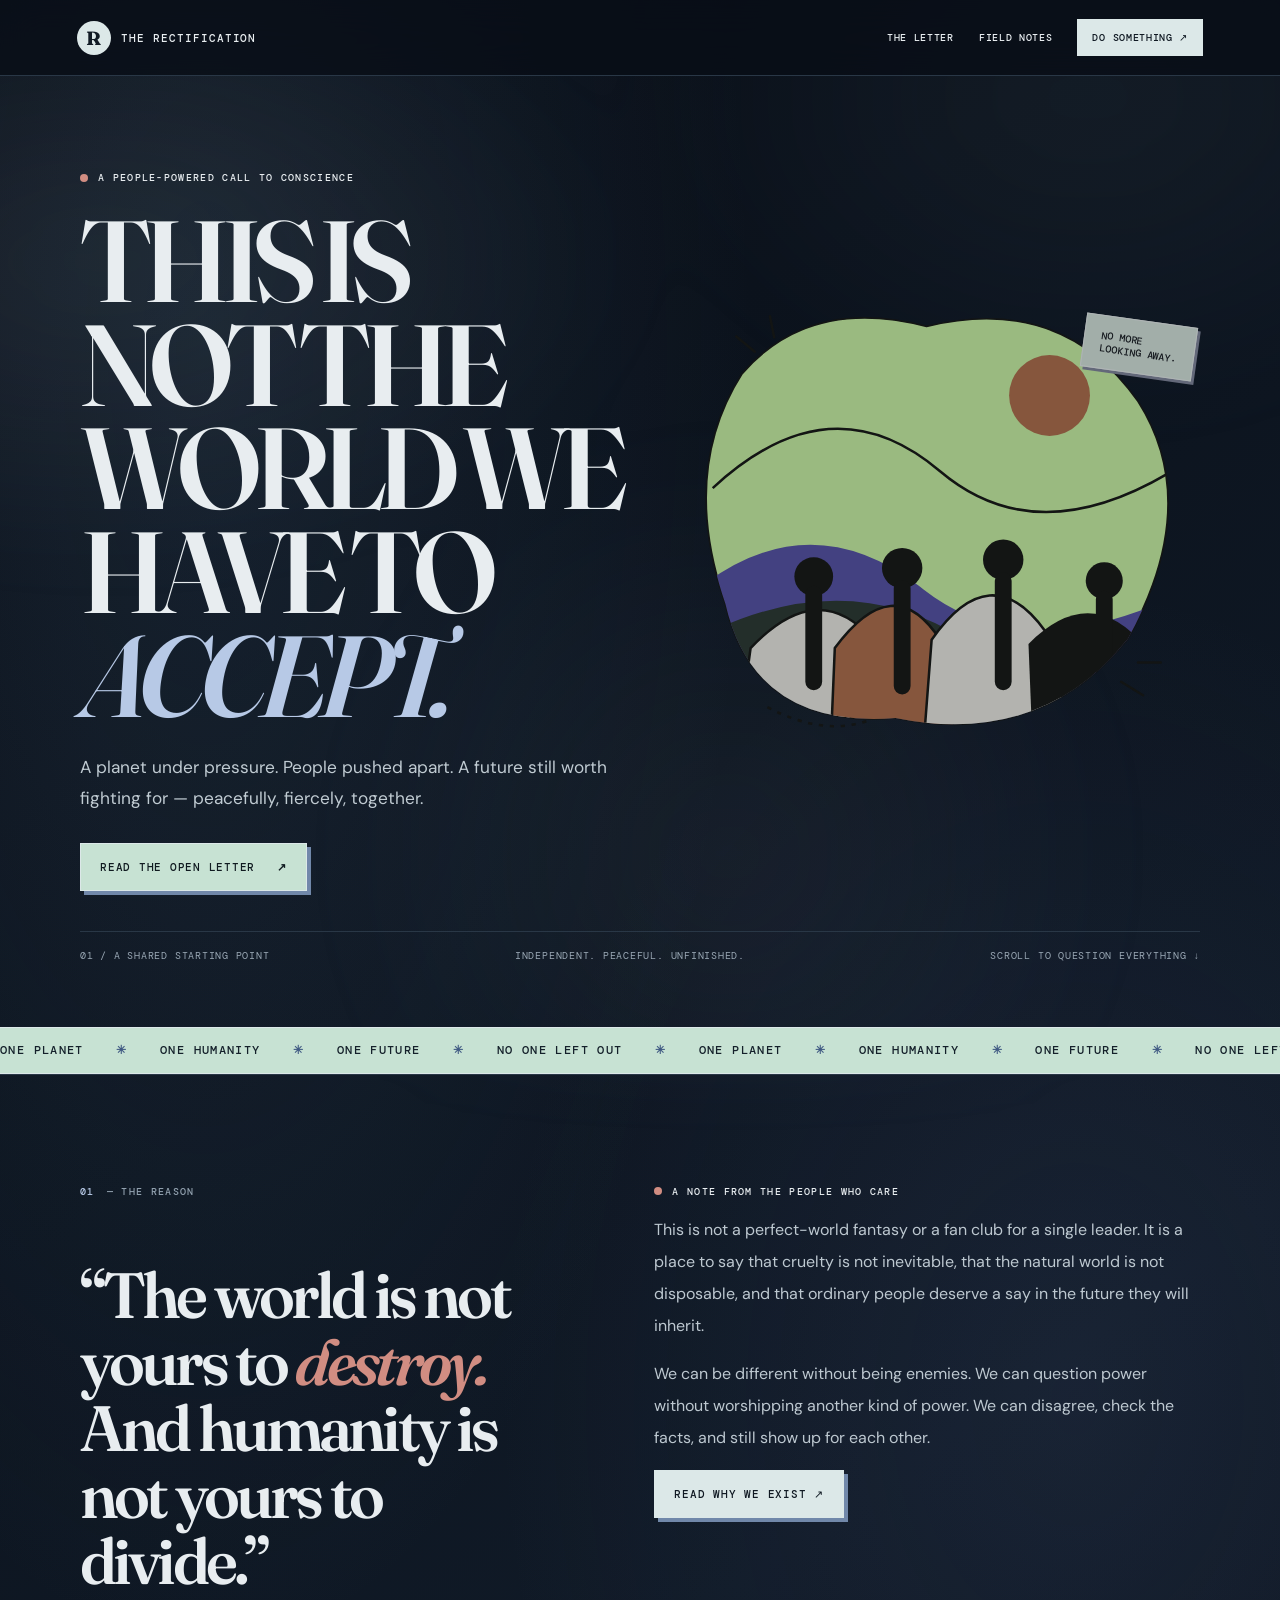
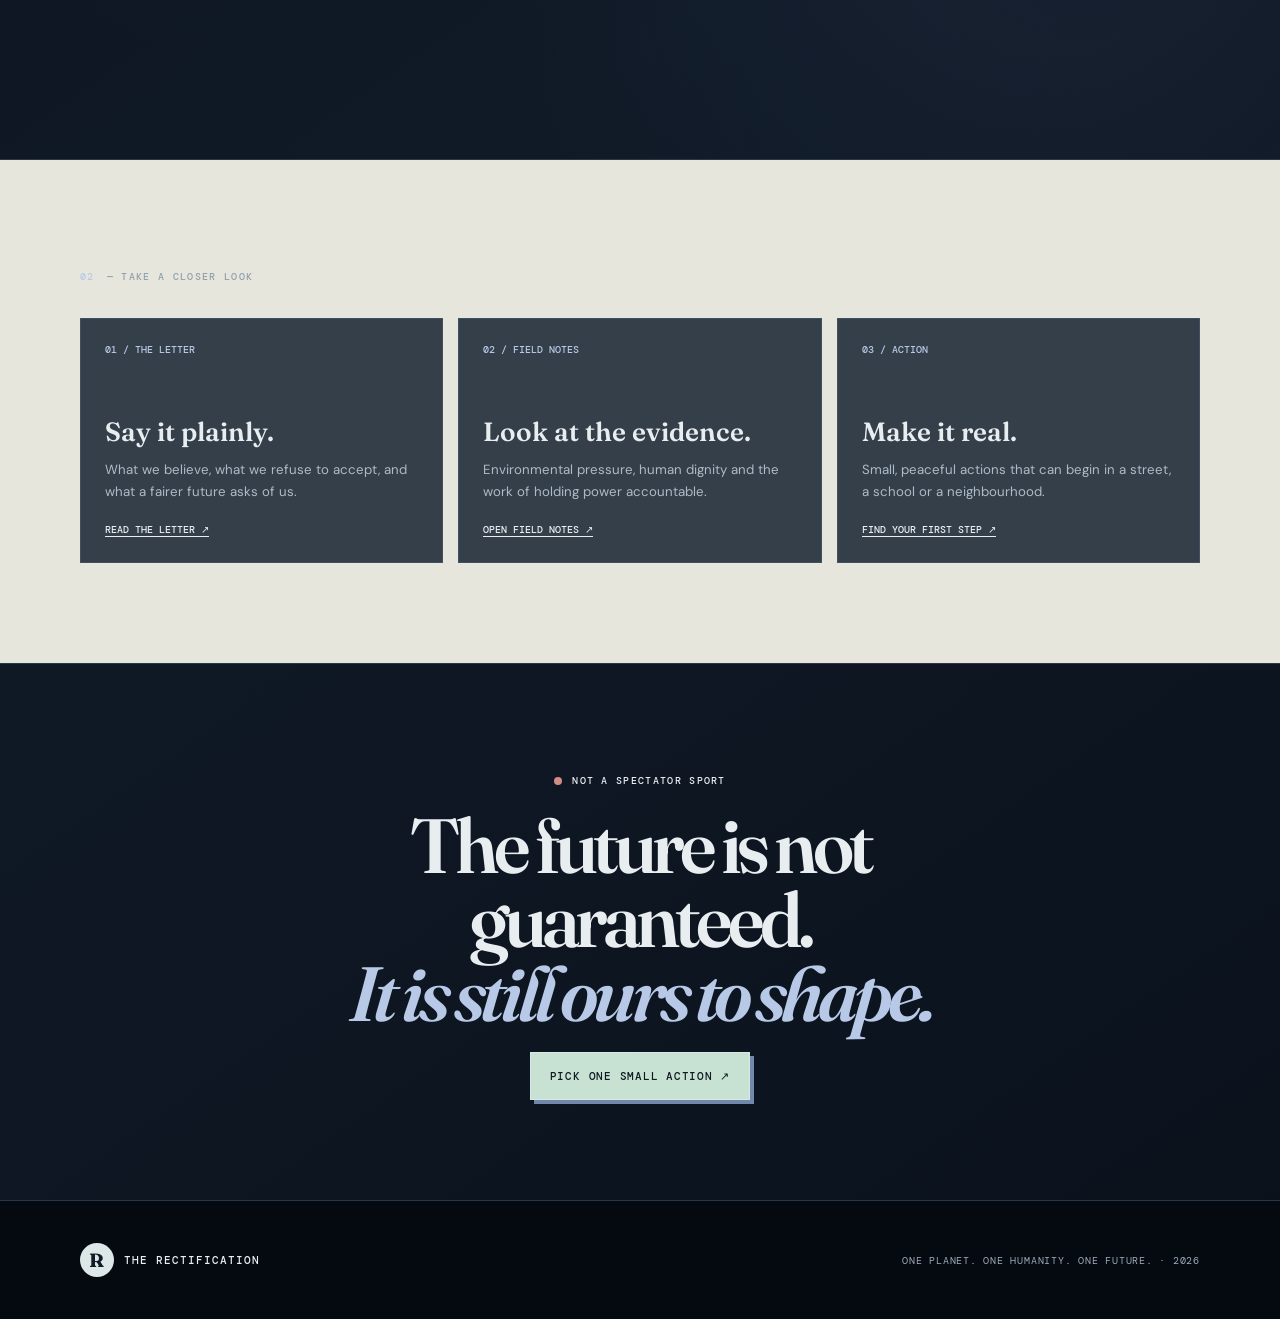
<file: index.html>
<!doctype html><html lang="en"><head><meta charset="utf-8"><meta name="viewport" content="width=device-width,initial-scale=1"><meta name="theme-color" content="#f0efe6"><meta name="description" content="The Rectification — one planet, one humanity, one future. A fierce, peaceful call for a fairer and greener world."><title>The Rectification — Start Here</title><link rel="stylesheet" href="style.css"></head><body>
<header class="site-head"><a class="wordmark" href="index.html"><span class="mark">R</span> THE RECTIFICATION</a><nav class="nav"><a href="letter.html">The letter</a><a href="field-notes.html">Field notes</a><a href="action.html" class="nav-cta">Do something ↗</a></nav></header>
<main><section class="hero"><div class="wrap"><div class="hero-grid"><div class="hero-copy"><p class="eyebrow">A PEOPLE-POWERED CALL TO CONSCIENCE</p><h1 class="display"><span>THIS IS</span><span>NOT THE</span><span>WORLD WE</span><span>HAVE TO <i>ACCEPT.</i></span></h1><p class="lede">A planet under pressure. People pushed apart. A future still worth fighting for — peacefully, fiercely, together.</p><a class="btn" href="letter.html">READ THE OPEN LETTER <b>↗</b></a></div><div class="hero-art"><div class="scribble">NO MORE<br>LOOKING AWAY.</div><svg viewBox="0 0 600 570" role="img" aria-label="Illustration of people standing together in a green landscape"><defs><clipPath id="blob"><path d="M65 104 Q145 12 284 48 Q445 9 535 137 Q612 258 523 419 Q420 548 247 513 Q79 526 45 377 Q-9 220 65 104Z"/></clipPath></defs><path d="M65 104 Q145 12 284 48 Q445 9 535 137 Q612 258 523 419 Q420 548 247 513 Q79 526 45 377 Q-9 220 65 104Z" fill="#c7f36b" stroke="#171b18" stroke-width="2"/><g clip-path="url(#blob)"><path d="M0 370 Q140 250 280 360 T650 330 V600 H0Z" fill="#3657df"/><path d="M0 425 Q180 325 330 420 T650 400 V600 H0Z" fill="#263d31"/><path d="M30 240 Q170 110 300 220 T620 190" fill="none" stroke="#171b18" stroke-width="3"/><circle cx="430" cy="130" r="48" fill="#e35f3f"/><path d="M75 430 Q155 345 220 420 L185 540 H60Z" fill="#e7e6dc" stroke="#171b18" stroke-width="3"/><path d="M175 430 Q245 335 300 420 L320 550 H170Z" fill="#e35f3f" stroke="#171b18" stroke-width="3"/><path d="M290 420 Q360 320 425 410 L460 550 H280Z" fill="#e7e6dc" stroke="#171b18" stroke-width="3"/><path d="M405 425 Q480 350 545 430 L580 550 H410Z" fill="#171b18"/><g fill="#171b18"><circle cx="150" cy="345" r="23"/><circle cx="255" cy="335" r="24"/><circle cx="375" cy="325" r="24"/><circle cx="495" cy="350" r="22"/></g><path d="M150 366 L150 470 M255 359 L255 475 M375 350 L375 470 M495 372 L495 480" stroke="#171b18" stroke-width="20" stroke-linecap="round"/></g><path d="M80 78 l-22 -18 M103 61 l-5 -25 M515 470 l26 16 M535 447 l27 0" stroke="#171b18" stroke-width="3" stroke-linecap="round"/><path d="M95 500 Q160 535 215 516" fill="none" stroke="#171b18" stroke-width="3" stroke-dasharray="5 8"/></svg></div></div><div class="hero-foot"><span>01 / A shared starting point</span><span>Independent. Peaceful. Unfinished.</span><span>Scroll to question everything ↓</span></div></div></section>
<div class="ticker"><div class="ticker-track">ONE PLANET <b>✳</b> ONE HUMANITY <b>✳</b> ONE FUTURE <b>✳</b> NO ONE LEFT OUT <b>✳</b> ONE PLANET <b>✳</b> ONE HUMANITY <b>✳</b> ONE FUTURE <b>✳</b> NO ONE LEFT OUT <b>✳</b></div></div>
<section class="section"><div class="wrap split"><div><p class="section-label">01 <span>— THE REASON</span></p><p class="big-quote">“The world is not yours to <em>destroy.</em> And humanity is not yours to divide.”</p></div><div><p class="eyebrow">A NOTE FROM THE PEOPLE WHO CARE</p><p class="body-copy">This is not a perfect-world fantasy or a fan club for a single leader. It is a place to say that cruelty is not inevitable, that the natural world is not disposable, and that ordinary people deserve a say in the future they will inherit.</p><p class="body-copy">We can be different without being enemies. We can question power without worshipping another kind of power. We can disagree, check the facts, and still show up for each other.</p><a class="btn dark" href="letter.html">READ WHY WE EXIST ↗</a></div></div></section>
<section class="section" style="background:#e7e6dc"><div class="wrap"><p class="section-label">02 <span>— TAKE A CLOSER LOOK</span></p><div class="tiles"><article class="tile"><span class="num">01 / THE LETTER</span><div><h3>Say it plainly.</h3><p>What we believe, what we refuse to accept, and what a fairer future asks of us.</p><a href="letter.html">READ THE LETTER ↗</a></div></article><article class="tile"><span class="num">02 / FIELD NOTES</span><div><h3>Look at the evidence.</h3><p>Environmental pressure, human dignity and the work of holding power accountable.</p><a href="field-notes.html">OPEN FIELD NOTES ↗</a></div></article><article class="tile"><span class="num">03 / ACTION</span><div><h3>Make it real.</h3><p>Small, peaceful actions that can begin in a street, a school or a neighbourhood.</p><a href="action.html">FIND YOUR FIRST STEP ↗</a></div></article></div></div></section>
<section class="section"><div class="wrap" style="text-align:center"><p class="eyebrow" style="justify-content:center">NOT A SPECTATOR SPORT</p><h2 class="section-title" style="max-width:800px;margin:22px auto">The future is not guaranteed.<br><i class="serif-italic">It is still ours to shape.</i></h2><a class="btn" href="action.html">PICK ONE SMALL ACTION ↗</a></div></section></main>
<footer class="footer"><div class="wrap footer-row"><a class="wordmark" href="index.html"><span class="mark">R</span> THE RECTIFICATION</a><small>ONE PLANET. ONE HUMANITY. ONE FUTURE. · <span data-year></span></small></div></footer><script src="script.js"></script></body></html>
</file>
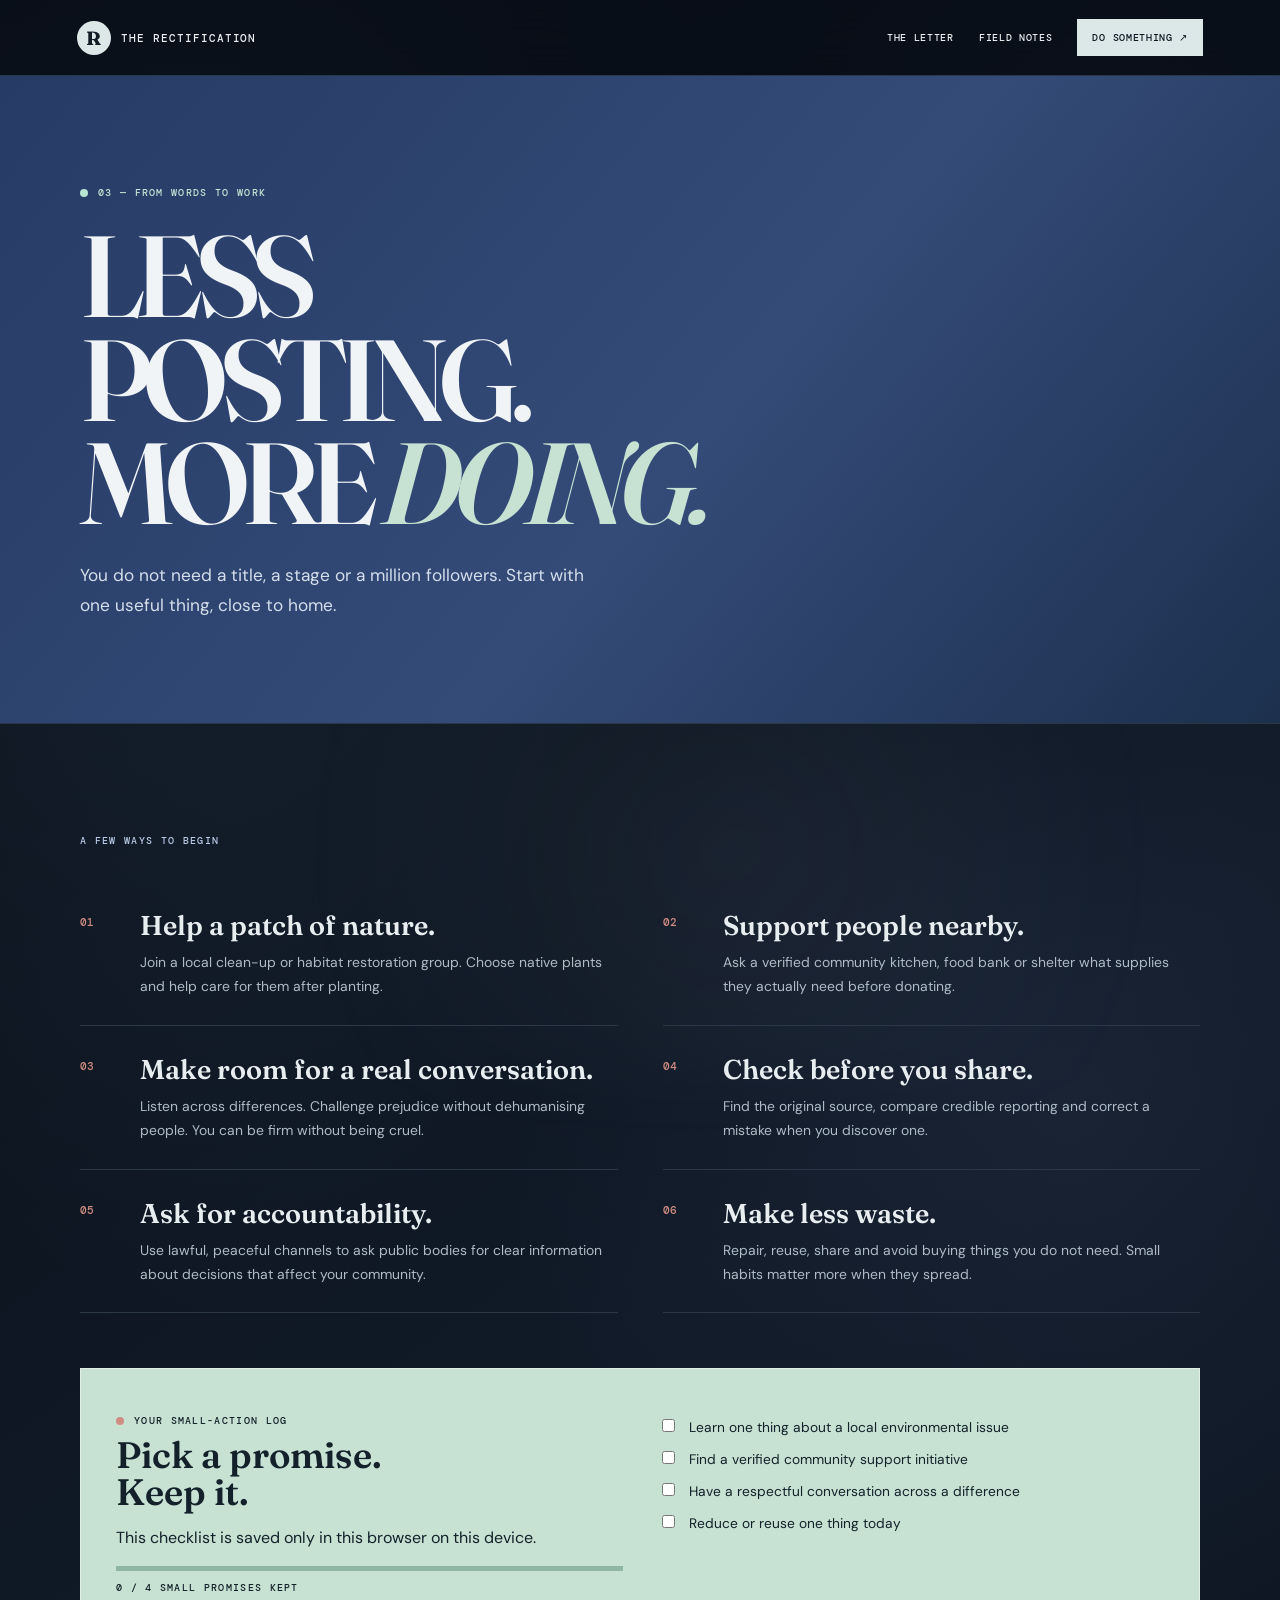
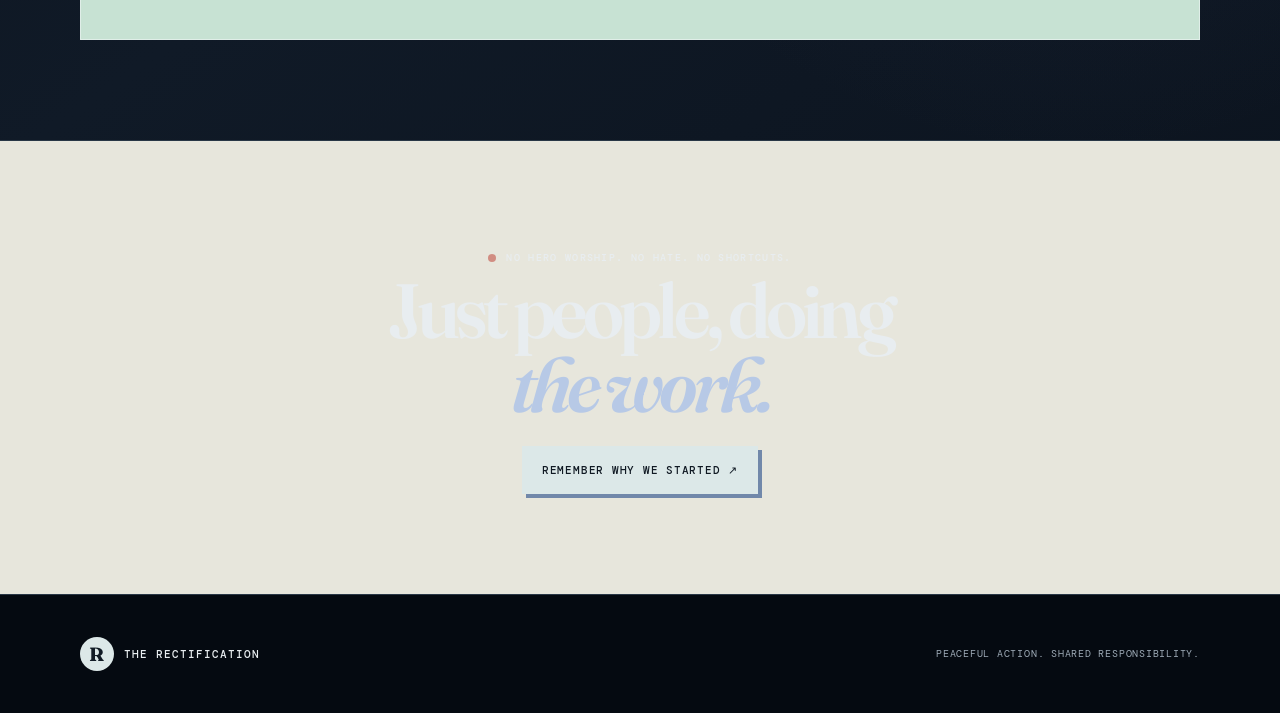
<file: action.html>
<!doctype html><html lang="en"><head><meta charset="utf-8"><meta name="viewport" content="width=device-width,initial-scale=1"><title>Take Action — The Rectification</title><link rel="stylesheet" href="style.css"></head><body><header class="site-head"><a class="wordmark" href="index.html"><span class="mark">R</span> THE RECTIFICATION</a><nav class="nav"><a href="letter.html">The letter</a><a href="field-notes.html">Field notes</a><a href="action.html" class="nav-cta">Do something ↗</a></nav></header><main><section class="action-hero"><div class="wrap"><p class="eyebrow">03 — FROM WORDS TO WORK</p><h1 class="display">LESS<br>POSTING.<br>MORE <i>DOING.</i></h1><p class="lede">You do not need a title, a stage or a million followers. Start with one useful thing, close to home.</p></div></section><section class="section"><div class="wrap"><p class="section-label">A FEW WAYS TO BEGIN</p><div class="action-list"><article class="action-row"><span class="num">01</span><div><h3>Help a patch of nature.</h3><p>Join a local clean-up or habitat restoration group. Choose native plants and help care for them after planting.</p></div></article><article class="action-row"><span class="num">02</span><div><h3>Support people nearby.</h3><p>Ask a verified community kitchen, food bank or shelter what supplies they actually need before donating.</p></div></article><article class="action-row"><span class="num">03</span><div><h3>Make room for a real conversation.</h3><p>Listen across differences. Challenge prejudice without dehumanising people. You can be firm without being cruel.</p></div></article><article class="action-row"><span class="num">04</span><div><h3>Check before you share.</h3><p>Find the original source, compare credible reporting and correct a mistake when you discover one.</p></div></article><article class="action-row"><span class="num">05</span><div><h3>Ask for accountability.</h3><p>Use lawful, peaceful channels to ask public bodies for clear information about decisions that affect your community.</p></div></article><article class="action-row"><span class="num">06</span><div><h3>Make less waste.</h3><p>Repair, reuse, share and avoid buying things you do not need. Small habits matter more when they spread.</p></div></article></div><div class="pledge-box"><div><p class="eyebrow">YOUR SMALL-ACTION LOG</p><h3>Pick a promise.<br>Keep it.</h3><p>This checklist is saved only in this browser on this device.</p><div class="progress"><span data-progress></span></div><p class="tag" data-count>0 / 4 SMALL PROMISES KEPT</p></div><div><label><input type="checkbox" data-action-check="learn"> Learn one thing about a local environmental issue</label><label><input type="checkbox" data-action-check="community"> Find a verified community support initiative</label><label><input type="checkbox" data-action-check="listen"> Have a respectful conversation across a difference</label><label><input type="checkbox" data-action-check="waste"> Reduce or reuse one thing today</label></div></div></div></section><section class="section" style="background:#e7e6dc"><div class="wrap" style="text-align:center"><p class="eyebrow" style="justify-content:center">NO HERO WORSHIP. NO HATE. NO SHORTCUTS.</p><h2 class="section-title">Just people, doing<br><i class="serif-italic">the work.</i></h2><a class="btn dark" href="letter.html">REMEMBER WHY WE STARTED ↗</a></div></section></main><footer class="footer"><div class="wrap footer-row"><a class="wordmark" href="index.html"><span class="mark">R</span> THE RECTIFICATION</a><small>PEACEFUL ACTION. SHARED RESPONSIBILITY.</small></div></footer><script src="script.js"></script></body></html>
</file>
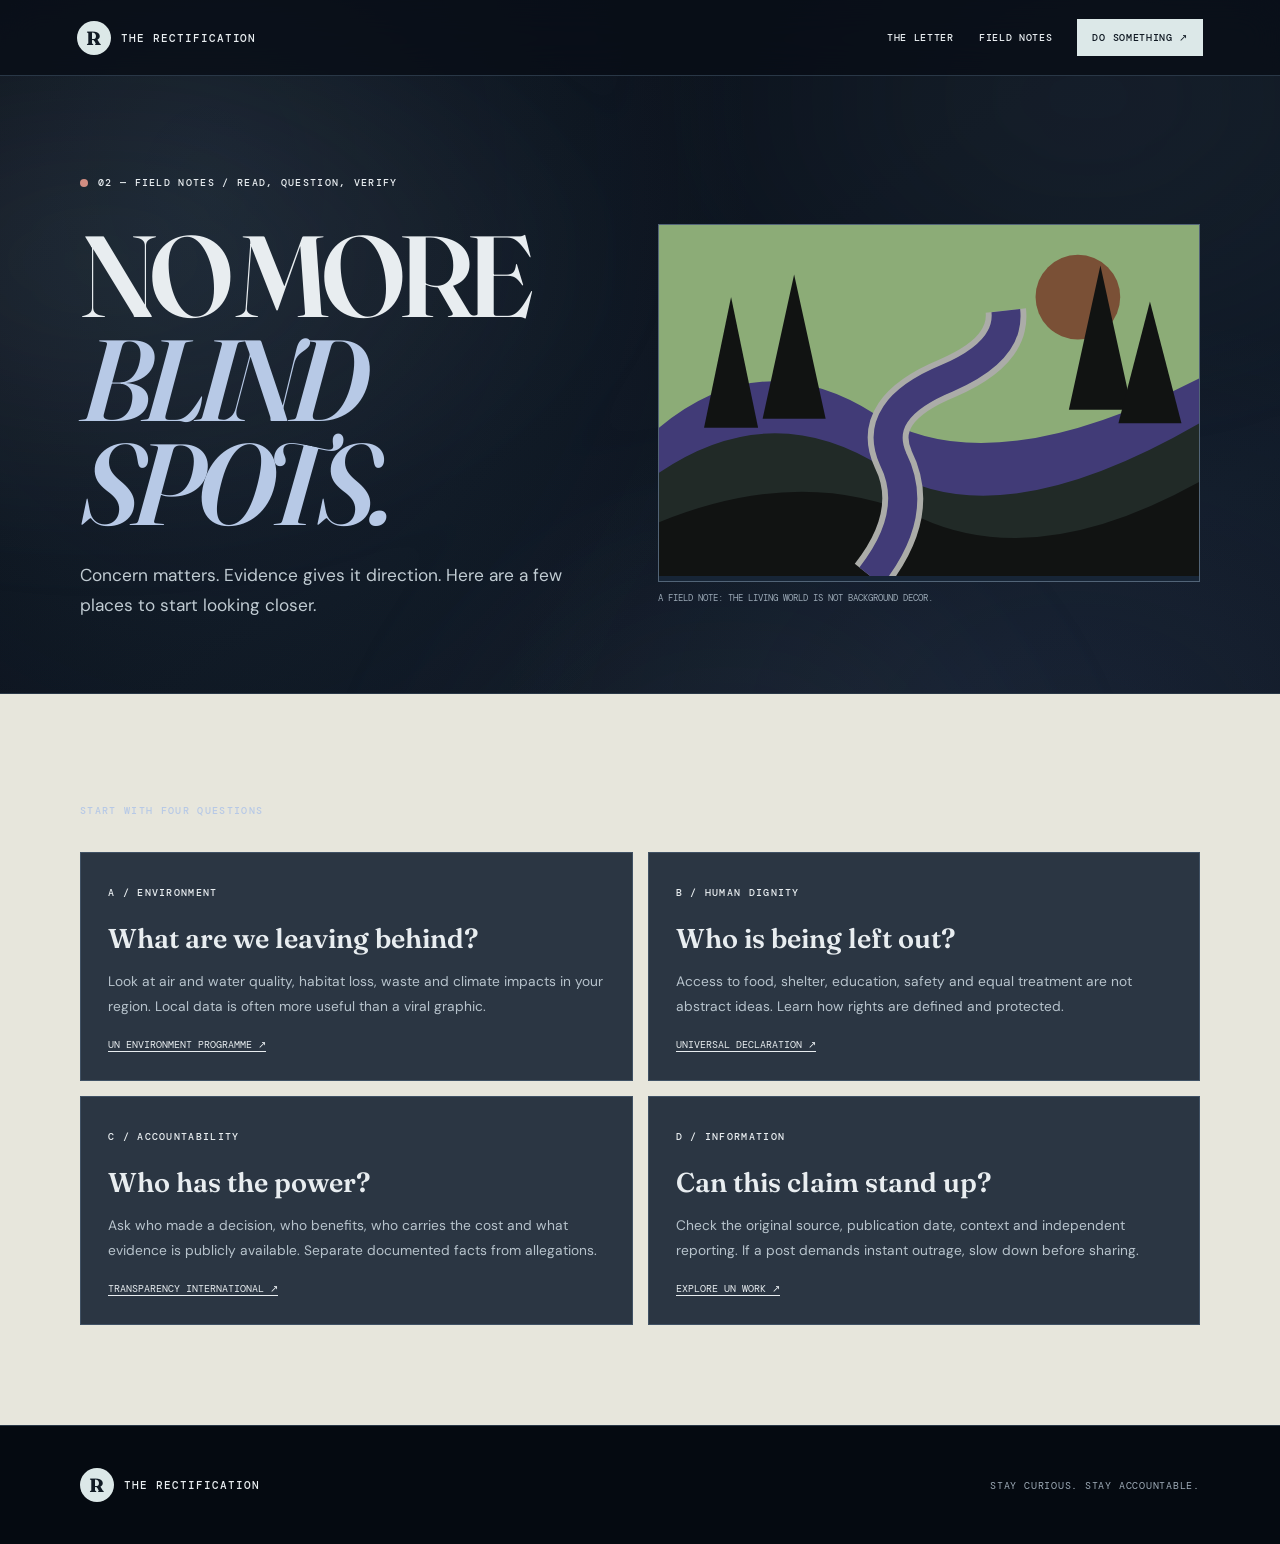
<file: field-notes.html>
<!doctype html><html lang="en"><head><meta charset="utf-8"><meta name="viewport" content="width=device-width,initial-scale=1"><title>Field Notes — The Rectification</title><link rel="stylesheet" href="style.css"></head><body><header class="site-head"><a class="wordmark" href="index.html"><span class="mark">R</span> THE RECTIFICATION</a><nav class="nav"><a href="letter.html">The letter</a><a href="field-notes.html">Field notes</a><a href="action.html" class="nav-cta">Do something ↗</a></nav></header><main><section class="field-hero"><div class="wrap"><p class="eyebrow">02 — FIELD NOTES / READ, QUESTION, VERIFY</p><div class="field-grid"><div><h1 class="display">NO MORE<br><i>BLIND SPOTS.</i></h1><p class="lede">Concern matters. Evidence gives it direction. Here are a few places to start looking closer.</p></div><div><div class="field-image"><svg viewBox="0 0 600 390" role="img" aria-label="Illustration of a river winding through a forest"><path d="M0 0H600V390H0Z" fill="#c7f36b"/><circle cx="465" cy="80" r="47" fill="#e35f3f"/><path d="M0 225Q115 130 240 210T600 170V390H0Z" fill="#3657df"/><path d="M0 275Q125 190 250 270T600 220V390H0Z" fill="#263d31"/><path d="M0 330Q160 265 290 325T600 285V390H0Z" fill="#171b18"/><path d="M235 390Q290 320 260 260Q235 205 320 170Q390 140 385 95" fill="none" stroke="#f0efe6" stroke-width="45"/><path d="M235 390Q290 320 260 260Q235 205 320 170Q390 140 385 95" fill="none" stroke="#3657df" stroke-width="32"/><g fill="#171b18"><path d="M50 225L80 80L110 225Z"/><path d="M115 215L150 55L185 215Z"/><path d="M455 205L490 45L525 205Z"/><path d="M510 220L545 85L580 220Z"/></g></svg></div><p class="caption">A FIELD NOTE: THE LIVING WORLD IS NOT BACKGROUND DECOR.</p></div></div></div></section><section class="section" style="background:#e7e6dc"><div class="wrap"><p class="section-label">START WITH FOUR QUESTIONS</p><div class="note-grid"><article class="note-card"><span class="tag">A / ENVIRONMENT</span><h3>What are we leaving behind?</h3><p>Look at air and water quality, habitat loss, waste and climate impacts in your region. Local data is often more useful than a viral graphic.</p><a href="https://www.unep.org/" target="_blank" rel="noopener">UN ENVIRONMENT PROGRAMME ↗</a></article><article class="note-card"><span class="tag">B / HUMAN DIGNITY</span><h3>Who is being left out?</h3><p>Access to food, shelter, education, safety and equal treatment are not abstract ideas. Learn how rights are defined and protected.</p><a href="https://www.un.org/en/about-us/universal-declaration-of-human-rights" target="_blank" rel="noopener">UNIVERSAL DECLARATION ↗</a></article><article class="note-card"><span class="tag">C / ACCOUNTABILITY</span><h3>Who has the power?</h3><p>Ask who made a decision, who benefits, who carries the cost and what evidence is publicly available. Separate documented facts from allegations.</p><a href="https://www.transparency.org/en/" target="_blank" rel="noopener">TRANSPARENCY INTERNATIONAL ↗</a></article><article class="note-card"><span class="tag">D / INFORMATION</span><h3>Can this claim stand up?</h3><p>Check the original source, publication date, context and independent reporting. If a post demands instant outrage, slow down before sharing.</p><a href="https://www.un.org/en/our-work" target="_blank" rel="noopener">EXPLORE UN WORK ↗</a></article></div></div></section></main><footer class="footer"><div class="wrap footer-row"><a class="wordmark" href="index.html"><span class="mark">R</span> THE RECTIFICATION</a><small>STAY CURIOUS. STAY ACCOUNTABLE.</small></div></footer><script src="script.js"></script></body></html>
</file>
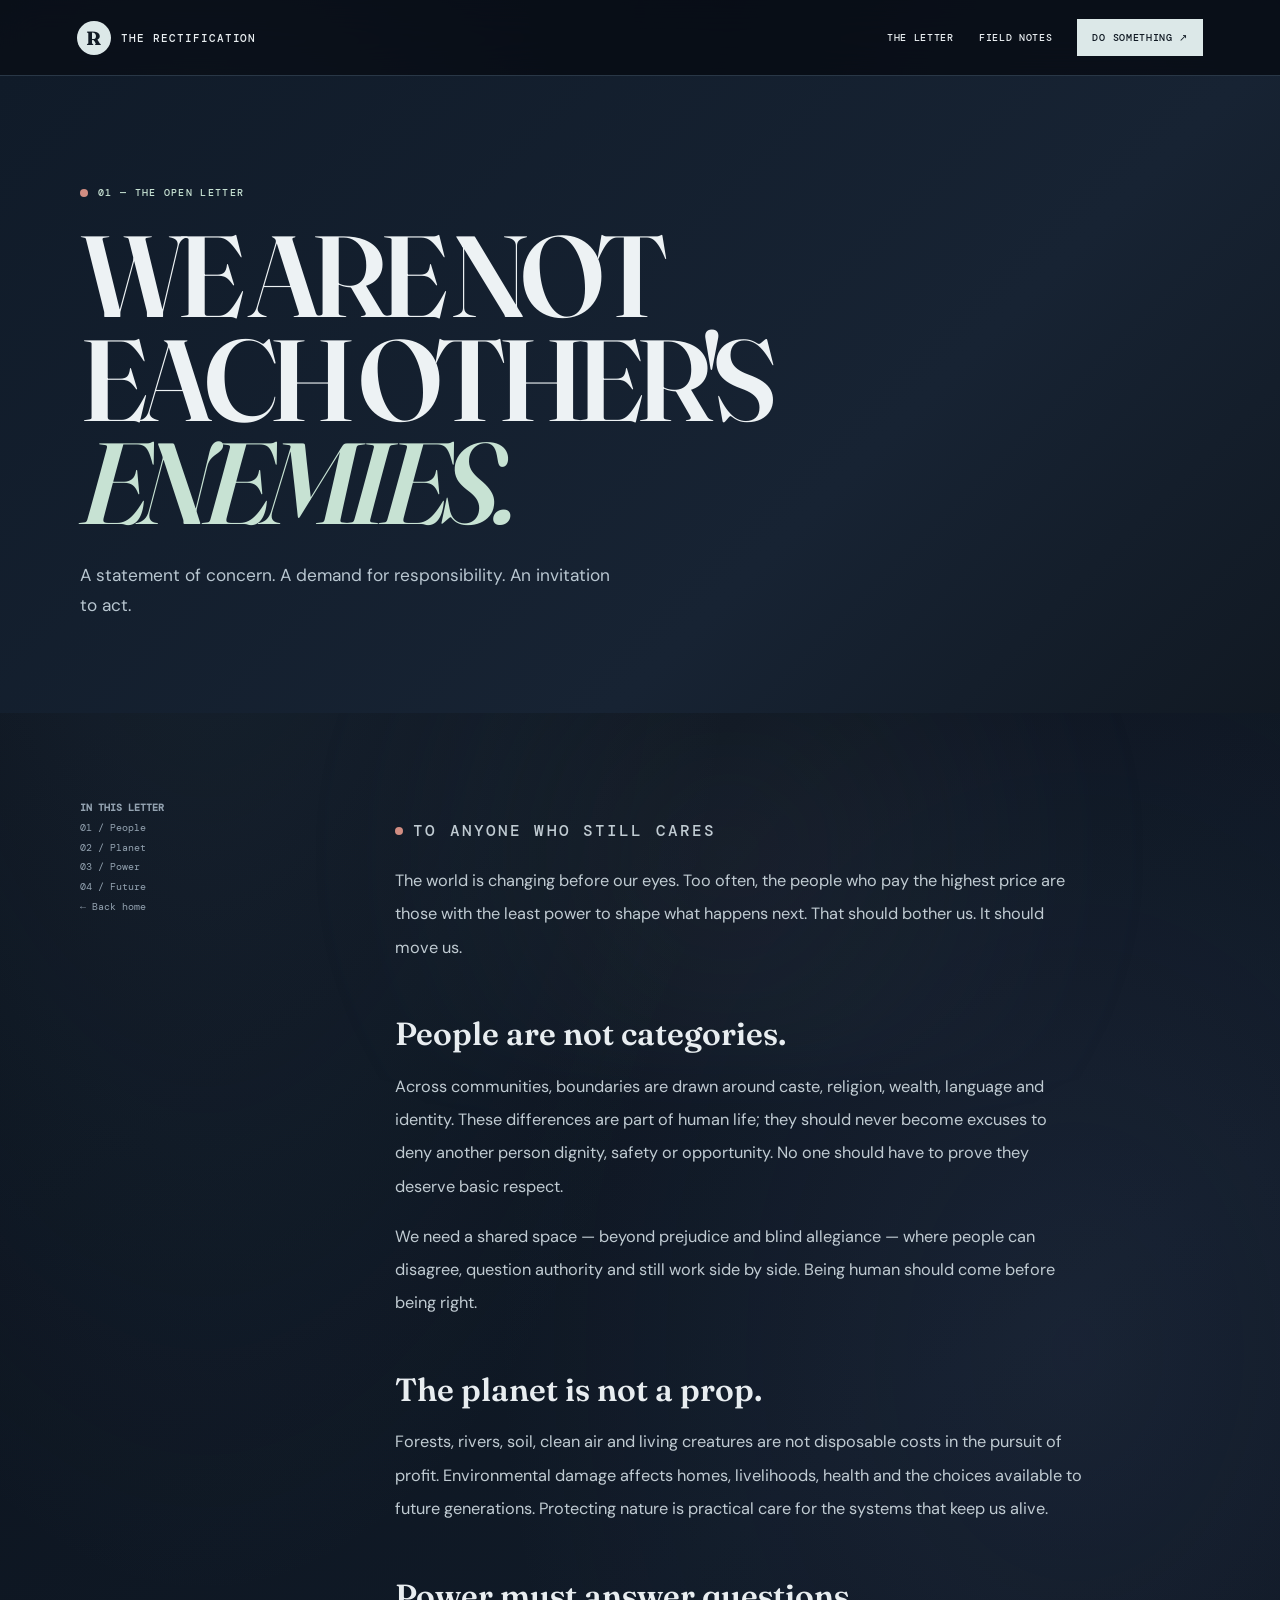
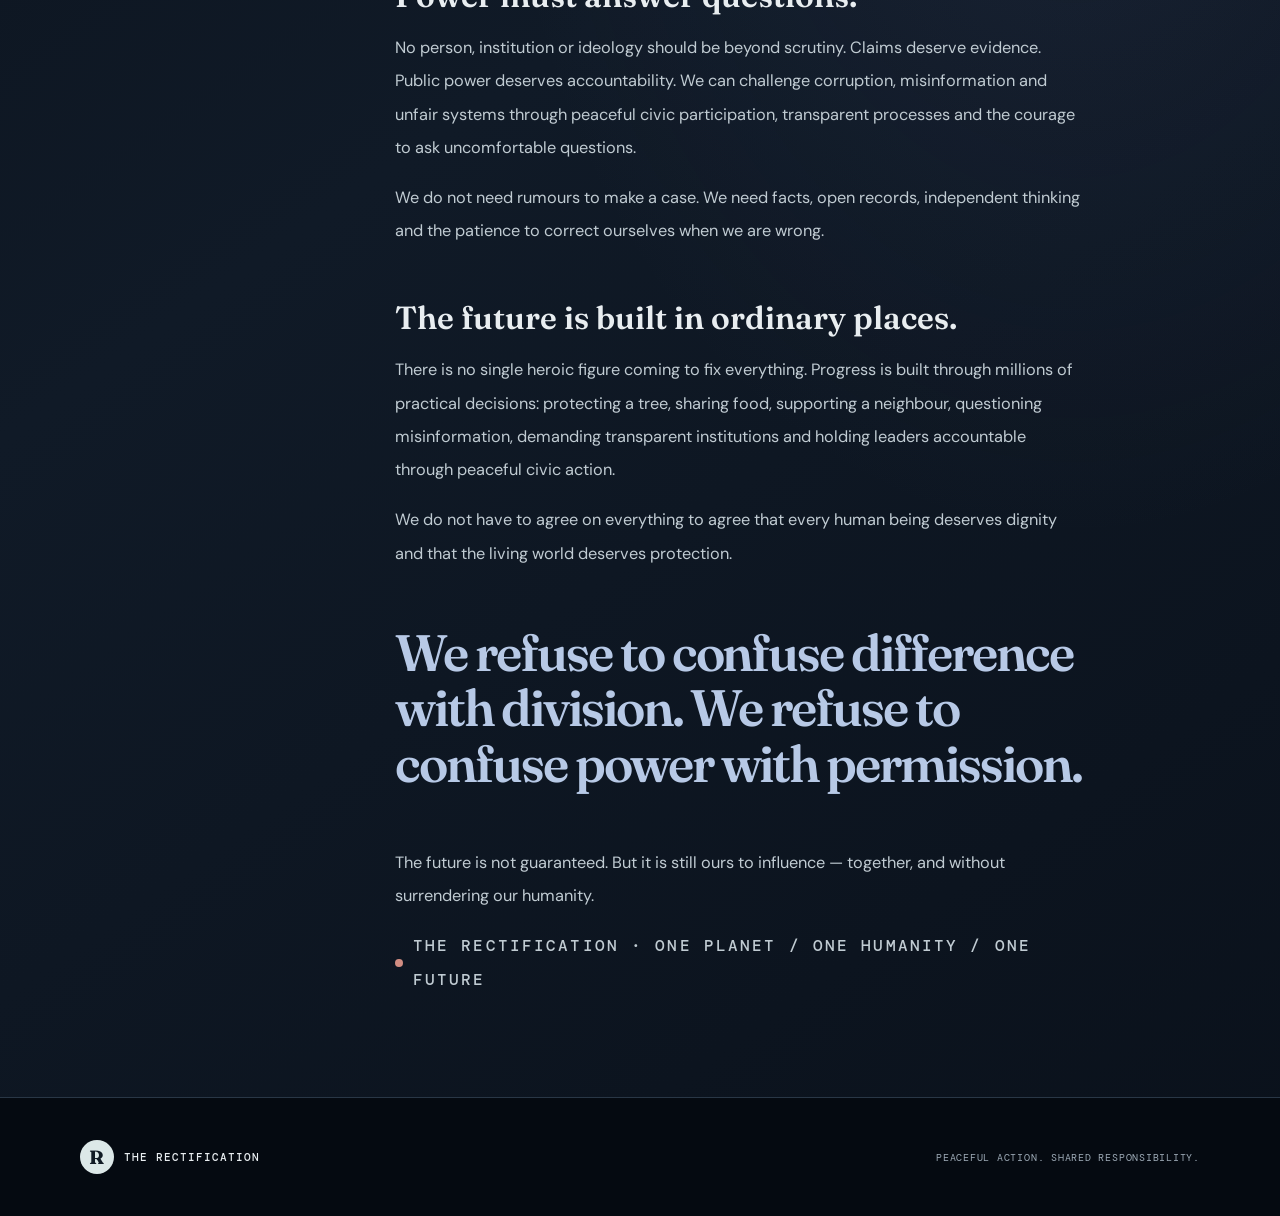
<file: letter.html>
<!doctype html><html lang="en"><head><meta charset="utf-8"><meta name="viewport" content="width=device-width,initial-scale=1"><title>The Open Letter — The Rectification</title><link rel="stylesheet" href="style.css"></head><body><header class="site-head"><a class="wordmark" href="index.html"><span class="mark">R</span> THE RECTIFICATION</a><nav class="nav"><a href="letter.html">The letter</a><a href="field-notes.html">Field notes</a><a href="action.html" class="nav-cta">Do something ↗</a></nav></header><main><section class="manifesto-hero"><div class="wrap"><p class="eyebrow">01 — THE OPEN LETTER</p><h1 class="display">WE ARE NOT<br>EACH OTHER'S<br><i>ENEMIES.</i></h1><p class="lede">A statement of concern. A demand for responsibility. An invitation to act.</p></div></section><div class="wrap letter-body"><aside class="letter-index"><b>IN THIS LETTER</b><a href="#people">01 / People</a><a href="#planet">02 / Planet</a><a href="#power">03 / Power</a><a href="#future">04 / Future</a><a href="index.html">← Back home</a></aside><article class="letter-text"><p class="eyebrow">TO ANYONE WHO STILL CARES</p><p>The world is changing before our eyes. Too often, the people who pay the highest price are those with the least power to shape what happens next. That should bother us. It should move us.</p><h2 id="people">People are not categories.</h2><p>Across communities, boundaries are drawn around caste, religion, wealth, language and identity. These differences are part of human life; they should never become excuses to deny another person dignity, safety or opportunity. No one should have to prove they deserve basic respect.</p><p>We need a shared space — beyond prejudice and blind allegiance — where people can disagree, question authority and still work side by side. Being human should come before being right.</p><h2 id="planet">The planet is not a prop.</h2><p>Forests, rivers, soil, clean air and living creatures are not disposable costs in the pursuit of profit. Environmental damage affects homes, livelihoods, health and the choices available to future generations. Protecting nature is practical care for the systems that keep us alive.</p><h2 id="power">Power must answer questions.</h2><p>No person, institution or ideology should be beyond scrutiny. Claims deserve evidence. Public power deserves accountability. We can challenge corruption, misinformation and unfair systems through peaceful civic participation, transparent processes and the courage to ask uncomfortable questions.</p><p>We do not need rumours to make a case. We need facts, open records, independent thinking and the patience to correct ourselves when we are wrong.</p><h2 id="future">The future is built in ordinary places.</h2><p>There is no single heroic figure coming to fix everything. Progress is built through millions of practical decisions: protecting a tree, sharing food, supporting a neighbour, questioning misinformation, demanding transparent institutions and holding leaders accountable through peaceful civic action.</p><p>We do not have to agree on everything to agree that every human being deserves dignity and that the living world deserves protection.</p><p class="standout">We refuse to confuse difference with division. We refuse to confuse power with permission.</p><p>The future is not guaranteed. But it is still ours to influence — together, and without surrendering our humanity.</p><p class="eyebrow">THE RECTIFICATION · ONE PLANET / ONE HUMANITY / ONE FUTURE</p></article></div></main><footer class="footer"><div class="wrap footer-row"><a class="wordmark" href="index.html"><span class="mark">R</span> THE RECTIFICATION</a><small>PEACEFUL ACTION. SHARED RESPONSIBILITY.</small></div></footer><script src="script.js"></script></body></html>
</file>
<file: style.css>
@import url('https://fonts.googleapis.com/css2?family=DM+Mono:wght@400;500&family=DM+Sans:wght@400;500;600;700;800&family=Fraunces:opsz,wght@9..144,500;9..144,600;9..144,700&display=swap');
:root{--paper:#f0efe6;--ink:#171b18;--muted:#62675e;--lime:#c7f36b;--blue:#3657df;--rust:#e35f3f;--line:#c9c9bc;--serif:Fraunces,Georgia,serif;--sans:'DM Sans',Arial,sans-serif;--mono:'DM Mono',monospace}*{box-sizing:border-box}html{scroll-behavior:smooth}body{margin:0;background:var(--paper);color:var(--ink);font-family:var(--sans)}a{color:inherit}.site-head{height:76px;padding:0 6vw;display:flex;align-items:center;justify-content:space-between;border-bottom:1px solid var(--line);position:sticky;top:0;background:#f0efe6ed;backdrop-filter:blur(12px);z-index:9}.wordmark{display:flex;align-items:center;gap:10px;text-decoration:none;font:500 .68rem var(--mono);letter-spacing:.09em}.mark{display:grid;place-items:center;width:34px;height:34px;background:var(--ink);color:var(--lime);font:700 1.2rem var(--serif);border-radius:50%}.nav{display:flex;gap:25px;align-items:center}.nav a{font:500 .62rem var(--mono);letter-spacing:.07em;text-decoration:none;text-transform:uppercase}.nav a:hover{color:var(--blue)}.nav .nav-cta{background:var(--ink);color:var(--paper);padding:12px 15px}.wrap{width:min(1120px,88vw);margin:auto}.eyebrow,.tag{font:500 .63rem var(--mono);letter-spacing:.13em;text-transform:uppercase}.eyebrow{display:flex;align-items:center;gap:10px}.eyebrow:before{content:'';width:8px;height:8px;border-radius:50%;background:var(--rust)}.display{font:600 clamp(3.5rem,9vw,8.4rem)/.9 var(--serif);letter-spacing:-.075em;margin:25px 0}.display i,.serif-italic{font-style:italic;color:var(--blue)}.lede{font-size:1.08rem;line-height:1.75;max-width:530px;color:#41473f}.btn{display:inline-flex;gap:22px;align-items:center;background:var(--lime);border:1px solid var(--ink);padding:16px 19px;text-decoration:none;font:500 .68rem var(--mono);letter-spacing:.07em;box-shadow:4px 4px 0 var(--ink);transition:.18s}.btn:hover{transform:translate(3px,3px);box-shadow:1px 1px 0 var(--ink)}.btn.dark{background:var(--ink);color:var(--paper);box-shadow:4px 4px 0 var(--blue)}.section{padding:100px 0;border-top:1px solid var(--line)}.section-label{display:flex;gap:12px;color:var(--blue);font:500 .64rem var(--mono);letter-spacing:.13em;text-transform:uppercase;margin-bottom:35px}.section-label span{color:var(--muted)}.section-title{font:600 clamp(2.7rem,6vw,5.5rem)/.96 var(--serif);letter-spacing:-.065em;margin:0 0 24px}.small-copy{color:var(--muted);line-height:1.8;max-width:500px}.hero{padding:85px 0 65px;overflow:hidden}.hero-grid{display:grid;grid-template-columns:1.05fr .95fr;align-items:center;gap:25px}.hero-copy{position:relative;z-index:2}.hero .display{max-width:760px}.hero .display span{display:block}.hero .lede{margin:25px 0 30px}.hero-art{position:relative;min-height:480px}.hero-art svg{width:100%;height:100%;position:absolute;inset:0}.scribble{position:absolute;right:1%;top:7%;transform:rotate(8deg);background:var(--lime);padding:13px 16px;border:1px solid var(--ink);font:500 .62rem var(--mono);box-shadow:3px 3px var(--ink);z-index:2}.hero-foot{display:flex;justify-content:space-between;gap:20px;margin-top:40px;padding-top:17px;border-top:1px solid var(--line);font:.6rem var(--mono);letter-spacing:.08em;color:var(--muted);text-transform:uppercase}.ticker{background:var(--lime);border-block:1px solid var(--ink);overflow:hidden;white-space:nowrap;padding:15px 0;font:500 .72rem var(--mono);letter-spacing:.12em}.ticker-track{display:inline-block;animation:marquee 28s linear infinite}.ticker b{padding:0 24px;color:var(--blue)}@keyframes marquee{to{transform:translateX(-50%)}}.split{display:grid;grid-template-columns:.9fr 1.1fr;gap:10vw}.big-quote{font:600 clamp(2.4rem,5vw,4.7rem)/1.04 var(--serif);letter-spacing:-.06em}.big-quote em{color:var(--rust)}.body-copy{font-size:1rem;line-height:2;color:#444a42}.body-copy p{margin:0 0 23px}.tiles{display:grid;grid-template-columns:repeat(3,1fr);gap:15px}.tile{border:1px solid var(--ink);padding:24px;min-height:245px;display:flex;flex-direction:column;justify-content:space-between;background:#e8e7dc}.tile:nth-child(2){background:#dfe5ff}.tile:nth-child(3){background:#e7ebd6}.tile .num{font:500 .65rem var(--mono);color:var(--blue)}.tile h3{font:600 1.65rem/1.05 var(--serif);margin:28px 0 10px}.tile p{font-size:.83rem;line-height:1.7;color:#555a52}.tile a{font:500 .61rem var(--mono);text-decoration:none;border-bottom:1px solid currentColor;align-self:flex-start}.manifesto-hero{padding:100px 0 75px;background:var(--ink);color:var(--paper)}.manifesto-hero .eyebrow{color:var(--lime)}.manifesto-hero .display{max-width:950px}.manifesto-hero .display i{color:var(--lime)}.manifesto-hero .lede{color:#c5c8bb}.letter-body{display:grid;grid-template-columns:200px 1fr;gap:9vw;padding:85px 0}.letter-index{position:sticky;top:110px;align-self:start;font:.62rem/2 var(--mono);color:var(--muted)}.letter-index a{display:block;text-decoration:none}.letter-text{max-width:690px}.letter-text h2{font:600 2rem var(--serif);margin:50px 0 12px}.letter-text p{font-size:1.02rem;line-height:2.05;color:#41473f}.letter-text .standout{font:600 clamp(2rem,4vw,3.5rem)/1.08 var(--serif);color:var(--blue);letter-spacing:-.04em;margin:55px 0}.field-hero{padding:90px 0 55px}.field-grid{display:grid;grid-template-columns:1fr 1fr;gap:35px;align-items:center}.field-image{border:1px solid var(--ink);background:#d9dfcf;min-height:350px;overflow:hidden}.field-image svg{width:100%;height:100%;min-height:350px}.caption{font:.58rem var(--mono);color:var(--muted);margin-top:10px}.note-grid{display:grid;grid-template-columns:1fr 1fr;gap:15px}.note-card{border:1px solid var(--ink);padding:27px;background:#e7e6dc}.note-card:nth-child(2){background:#e0e5fb}.note-card:nth-child(3){background:#e3e9d8}.note-card:nth-child(4){background:#f0dfd4}.note-card h3{font:600 1.7rem var(--serif);margin:20px 0 10px}.note-card p{font-size:.86rem;line-height:1.8;color:#4e554c}.note-card a{font:.6rem var(--mono);text-decoration:none;border-bottom:1px solid}.action-hero{background:var(--blue);color:white;padding:100px 0 85px}.action-hero .eyebrow{color:var(--lime)}.action-hero .eyebrow:before{background:var(--lime)}.action-hero .display i{color:var(--lime)}.action-hero .lede{color:#e1e4ff}.action-list{display:grid;grid-template-columns:1fr 1fr;gap:0 45px}.action-row{padding:26px 0;border-bottom:1px solid var(--line);display:grid;grid-template-columns:45px 1fr;gap:15px}.action-row .num{font:500 .68rem var(--mono);color:var(--rust);padding-top:7px}.action-row h3{font:600 1.7rem var(--serif);margin:0 0 8px}.action-row p{margin:0;color:var(--muted);line-height:1.75;font-size:.87rem}.pledge-box{margin-top:55px;background:var(--lime);border:1px solid var(--ink);padding:35px;display:grid;grid-template-columns:1fr 1fr;gap:35px}.pledge-box h3{font:600 2.3rem/1 var(--serif);margin:0 0 10px}.pledge-box label{display:block;margin:12px 0;font-size:.86rem}.pledge-box input{accent-color:var(--blue);margin-right:10px}.progress{height:5px;background:#a6c650;margin-top:18px}.progress span{display:block;height:100%;background:var(--blue);width:0;transition:width .2s}.footer{padding:42px 0;background:var(--ink);color:var(--paper)}.footer-row{display:flex;justify-content:space-between;gap:20px;align-items:center}.footer small{font:.6rem var(--mono);color:#a7ad9f;letter-spacing:.08em}@media(max-width:760px){.site-head{height:68px;padding:0 5vw}.nav{gap:13px}.nav a{font-size:.55rem}.nav a:nth-child(2){display:none}.hero{padding:65px 0 40px}.hero-grid,.split,.field-grid{grid-template-columns:1fr}.hero-art{min-height:330px;max-width:520px;margin:auto;width:100%}.hero .display{font-size:clamp(3.6rem,14vw,6.5rem)}.section{padding:72px 0}.tiles{grid-template-columns:1fr}.tile{min-height:190px}.letter-body{grid-template-columns:1fr;gap:25px;padding:60px 0}.letter-index{position:static;display:flex;gap:20px;flex-wrap:wrap}.letter-index a{display:inline}.note-grid,.action-list,.pledge-box{grid-template-columns:1fr}.manifesto-hero{padding:75px 0 55px}}@media(max-width:480px){.nav a:nth-child(3){display:none}.nav .nav-cta{padding:10px}.wordmark{font-size:.58rem}.hero-art{min-height:270px}.hero-foot{font-size:.5rem}.footer-row{align-items:flex-start;flex-direction:column}}

/* DARK / MISTY EDITION */
:root{--paper:#090f18;--ink:#e8edf0;--muted:#9aa8b5;--lime:#b9e6d2;--blue:#91a9d9;--rust:#d18d82;--line:#293746}
html{background:#090f18}
body{background:radial-gradient(ellipse at 16% 12%,rgba(75,105,133,.19),transparent 36%),radial-gradient(ellipse at 84% 48%,rgba(79,91,133,.14),transparent 38%),linear-gradient(145deg,#080d15,#101a27 55%,#0a111b);color:var(--ink);position:relative}
body:before{content:"";position:fixed;inset:-20%;pointer-events:none;z-index:0;background:radial-gradient(ellipse at 20% 35%,rgba(190,207,218,.075),transparent 28%),radial-gradient(ellipse at 75% 22%,rgba(160,184,204,.06),transparent 25%),radial-gradient(ellipse at 55% 82%,rgba(180,194,211,.055),transparent 30%);filter:blur(35px);animation:fogDrift 28s ease-in-out infinite alternate}
@keyframes fogDrift{from{transform:translate3d(-2%,1%,0) scale(1)}to{transform:translate3d(3%,-2%,0) scale(1.08)}}
body>*{position:relative;z-index:1}
.site-head{background:rgba(8,14,22,.78);border-color:#293746;backdrop-filter:blur(18px)}
.mark{background:#dce8e8;color:#111b25}
.nav a:hover{color:#c1d9ed}.nav .nav-cta{background:#dce8e8;color:#101923}
.display i,.serif-italic{color:#b7c9e6}
.lede{color:#c0cbd2}.btn{background:#c7e2d3;color:#101a20;border-color:#dce8e8;box-shadow:4px 4px 0 #7188aa}
.btn.dark{background:#dce8e8;color:#101923;box-shadow:4px 4px 0 #7188aa}
.section{border-color:#293746}.section-label{color:#b7c9e6}.section-label span{color:#91a0ae}
.hero-art{filter:saturate(.55) hue-rotate(12deg) brightness(.78)}
.scribble{background:#c7e2d3;color:#14202a;border-color:#dce8e8;box-shadow:3px 3px #7188aa}
.ticker{background:#c7e2d3;color:#14202a;border-color:#dce8e8}.ticker b{color:#405a83}
.big-quote em{color:#d18d82}.body-copy{color:#bdc8d0}
.tile,.tile:nth-child(2),.tile:nth-child(3){background:rgba(24,37,51,.86);border-color:#405164;color:#e8edf0}
.tile p{color:#aebbc5}.tile .num{color:#b7c9e6}
.manifesto-hero{background:linear-gradient(135deg,#101b29,#172333 65%,#111923);color:#edf2f4}
.manifesto-hero .eyebrow{color:#c7e2d3}.manifesto-hero .display i{color:#c7e2d3}.manifesto-hero .lede{color:#b8c6d0}
.letter-text p{color:#c0cbd2}.letter-text .standout{color:#b7c9e6}.letter-index{color:#93a2b0}
.field-image{background:#172536;border-color:#526477}.field-image svg{filter:saturate(.55) hue-rotate(15deg) brightness(.72)}
.note-card,.note-card:nth-child(2),.note-card:nth-child(3),.note-card:nth-child(4){background:rgba(23,36,51,.9);border-color:#405164;color:#e8edf0}
.note-card p{color:#b7c3cc}
.action-hero{background:linear-gradient(130deg,#263b65,#344b78 55%,#1c304e);color:#f1f4f7}
.action-hero .eyebrow{color:#c7e2d3}.action-hero .display i{color:#c7e2d3}.action-hero .lede{color:#d5dfeb}
.action-row{border-color:#293746}.action-row .num{color:#d18d82}.action-row p{color:#aebbc5}
.pledge-box{background:#c7e2d3;color:#14202a;border-color:#e0eee8}.pledge-box .small-copy{color:#3d5550}
.progress{background:#8fb5a5}.progress span{background:#344b78}
.footer{background:#050a11;color:#e8edf0;border-top:1px solid #293746}
.footer small{color:#9eabb7}
a{transition:color .2s ease}
::selection{background:#b9d5c8;color:#101923}
@media(prefers-reduced-motion:reduce){body:before,.ticker-track{animation:none}}
</file>
